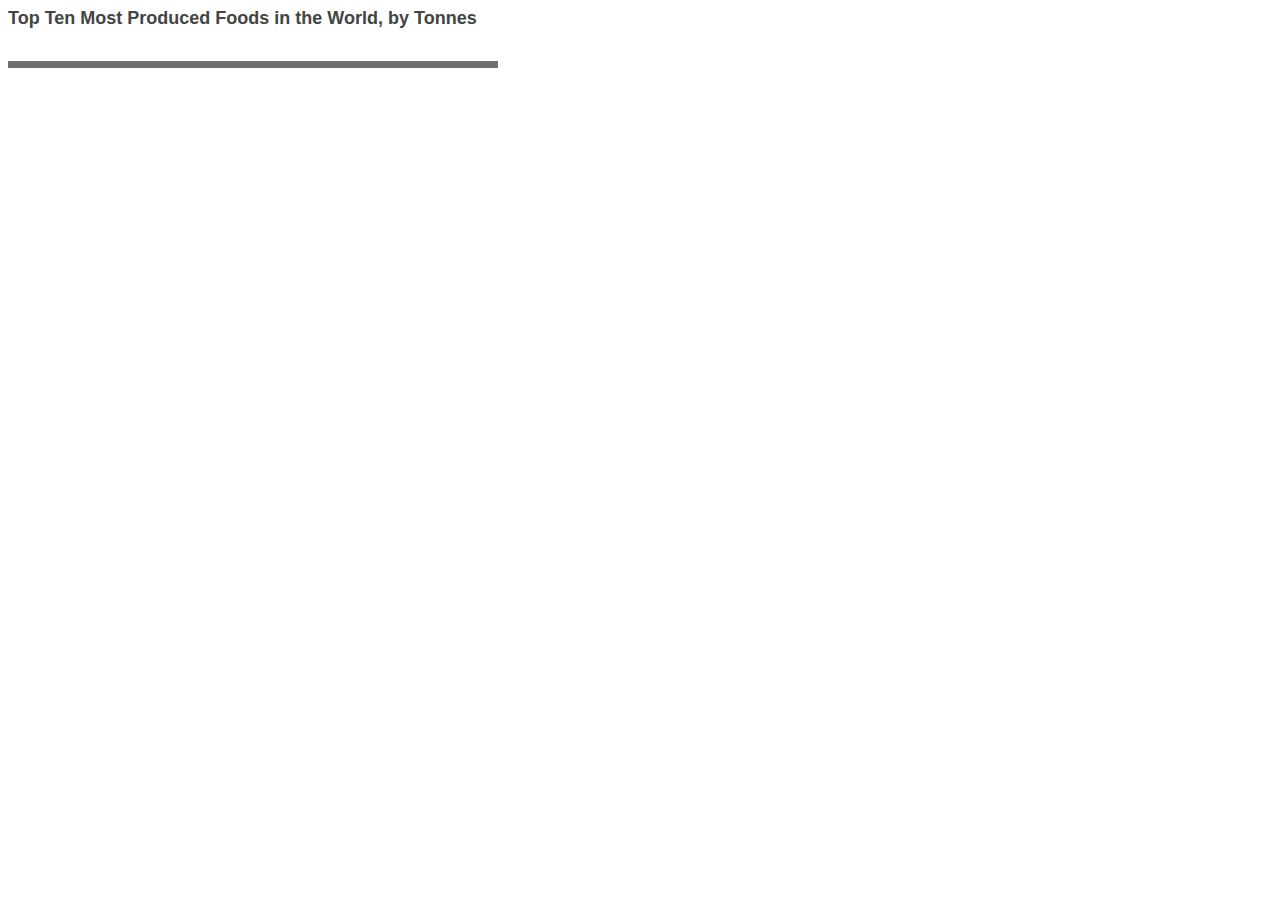
<file: Webpages with SASS/Sass Bar Chart/index.html>
<head>
	<link rel="stylesheet" type="text/css" href="main.css">
</head>
<body>
  <h1>Top Ten Most Produced Foods in the World, by Tonnes</h1>
  <rect></rect>
  <rect></rect>
  <rect></rect>
  <rect></rect>
  <rect></rect>
  <rect></rect>
  <rect></rect>
  <rect></rect>
  <rect></rect>
  <rect></rect>  
</body>
</file>
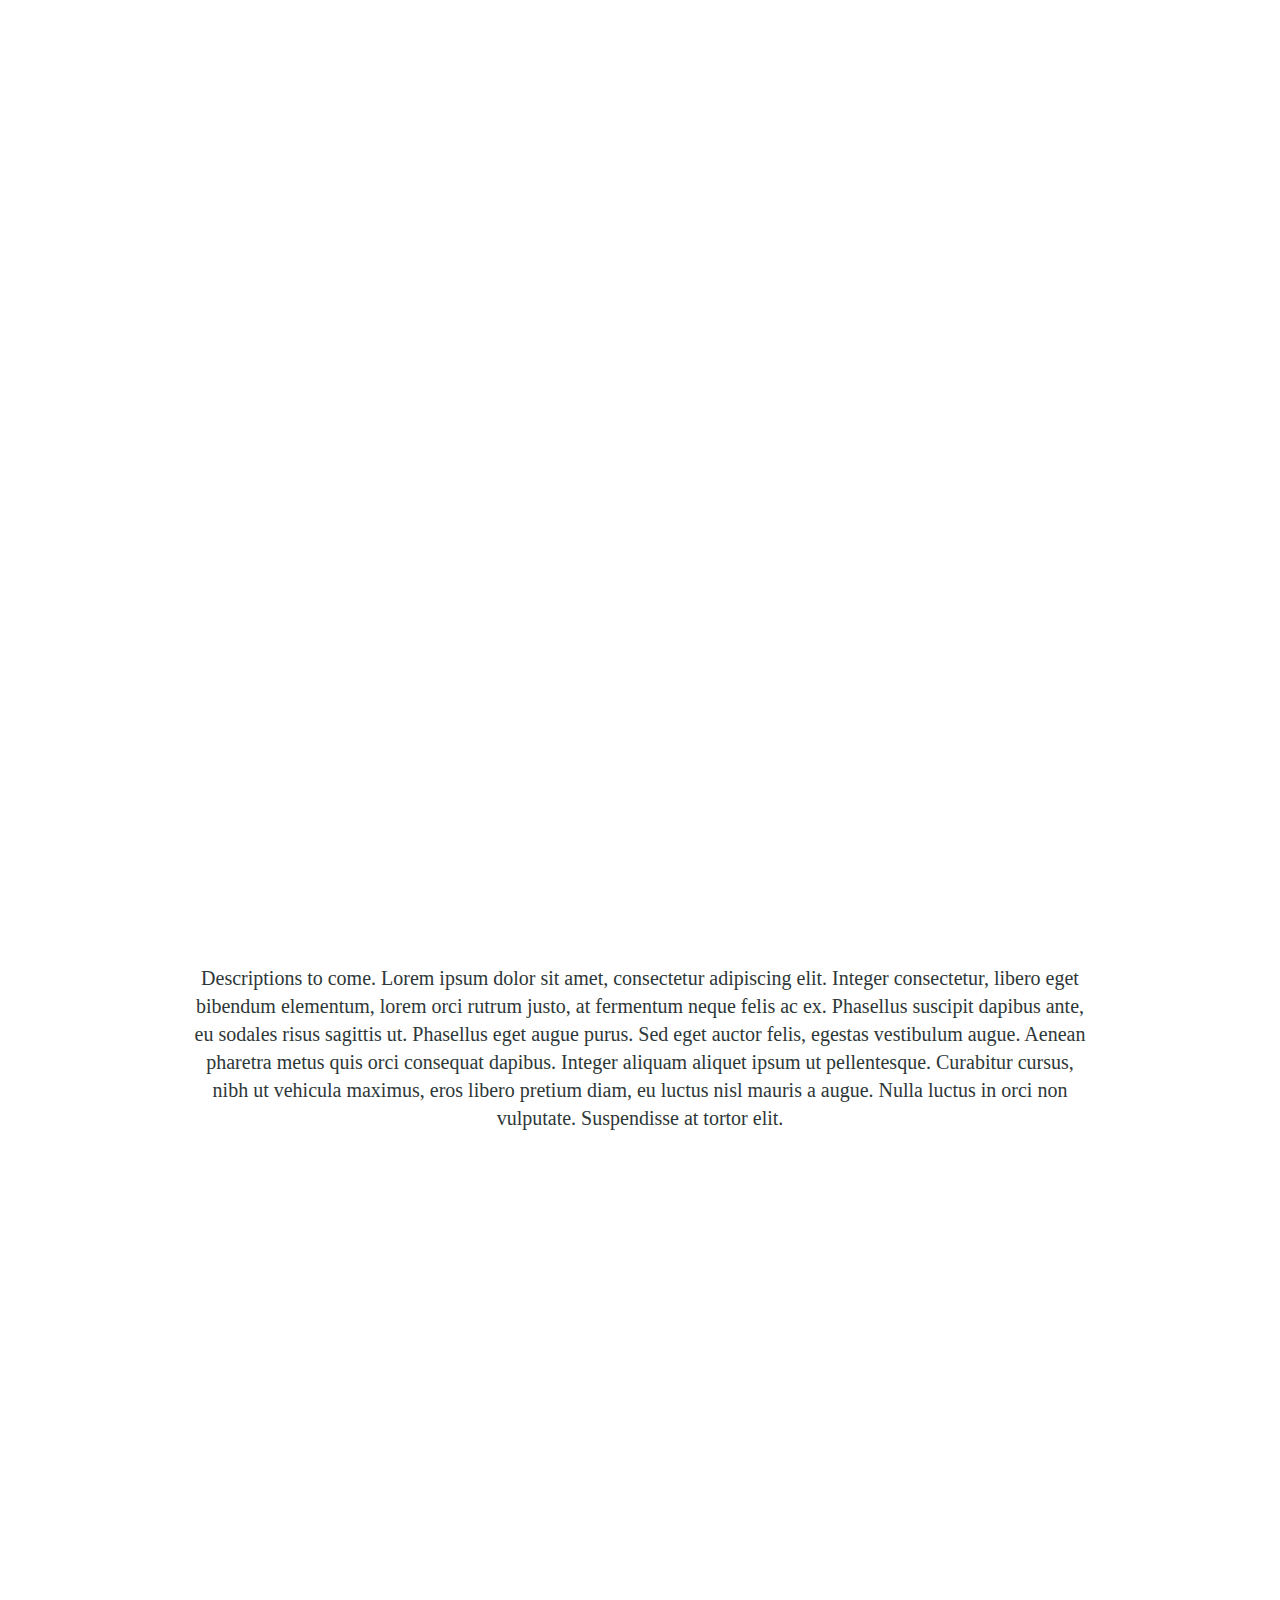
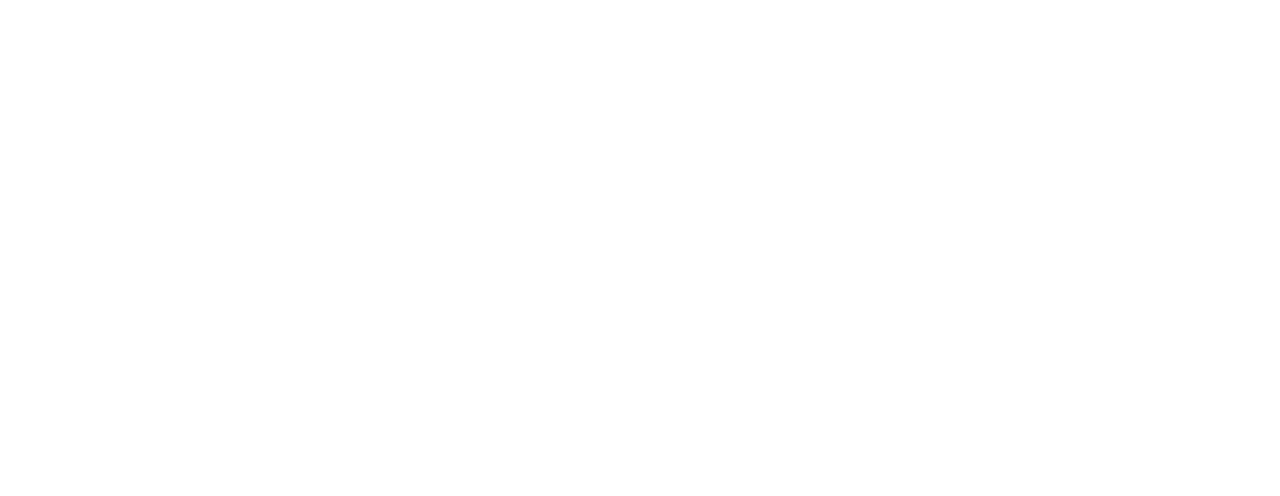
<file: Webpages with SASS/Sassy Parallax Banner/index.html>
<head>
	<link rel="stylesheet" type="text/css" href="main.css">
</head>
<body>

<div id="landscape">
  <h1 class="title">Visit Myanmar</h1>
</div>

<p>
  Descriptions to come. Lorem ipsum dolor sit amet, consectetur adipiscing elit. Integer consectetur, libero eget bibendum elementum, lorem orci rutrum justo, at fermentum neque felis ac ex. Phasellus suscipit dapibus ante, eu sodales risus sagittis ut. Phasellus eget augue purus. Sed eget auctor felis, egestas vestibulum augue. Aenean pharetra metus quis orci consequat dapibus. Integer aliquam aliquet ipsum ut pellentesque. Curabitur cursus, nibh ut vehicula maximus, eros libero pretium diam, eu luctus nisl mauris a augue. Nulla luctus in orci non vulputate. Suspendisse at tortor elit.
</p>

<div id="monkeys">
  <h1 class="title">Book my trip now</h1>
</div>

</body>
</file>
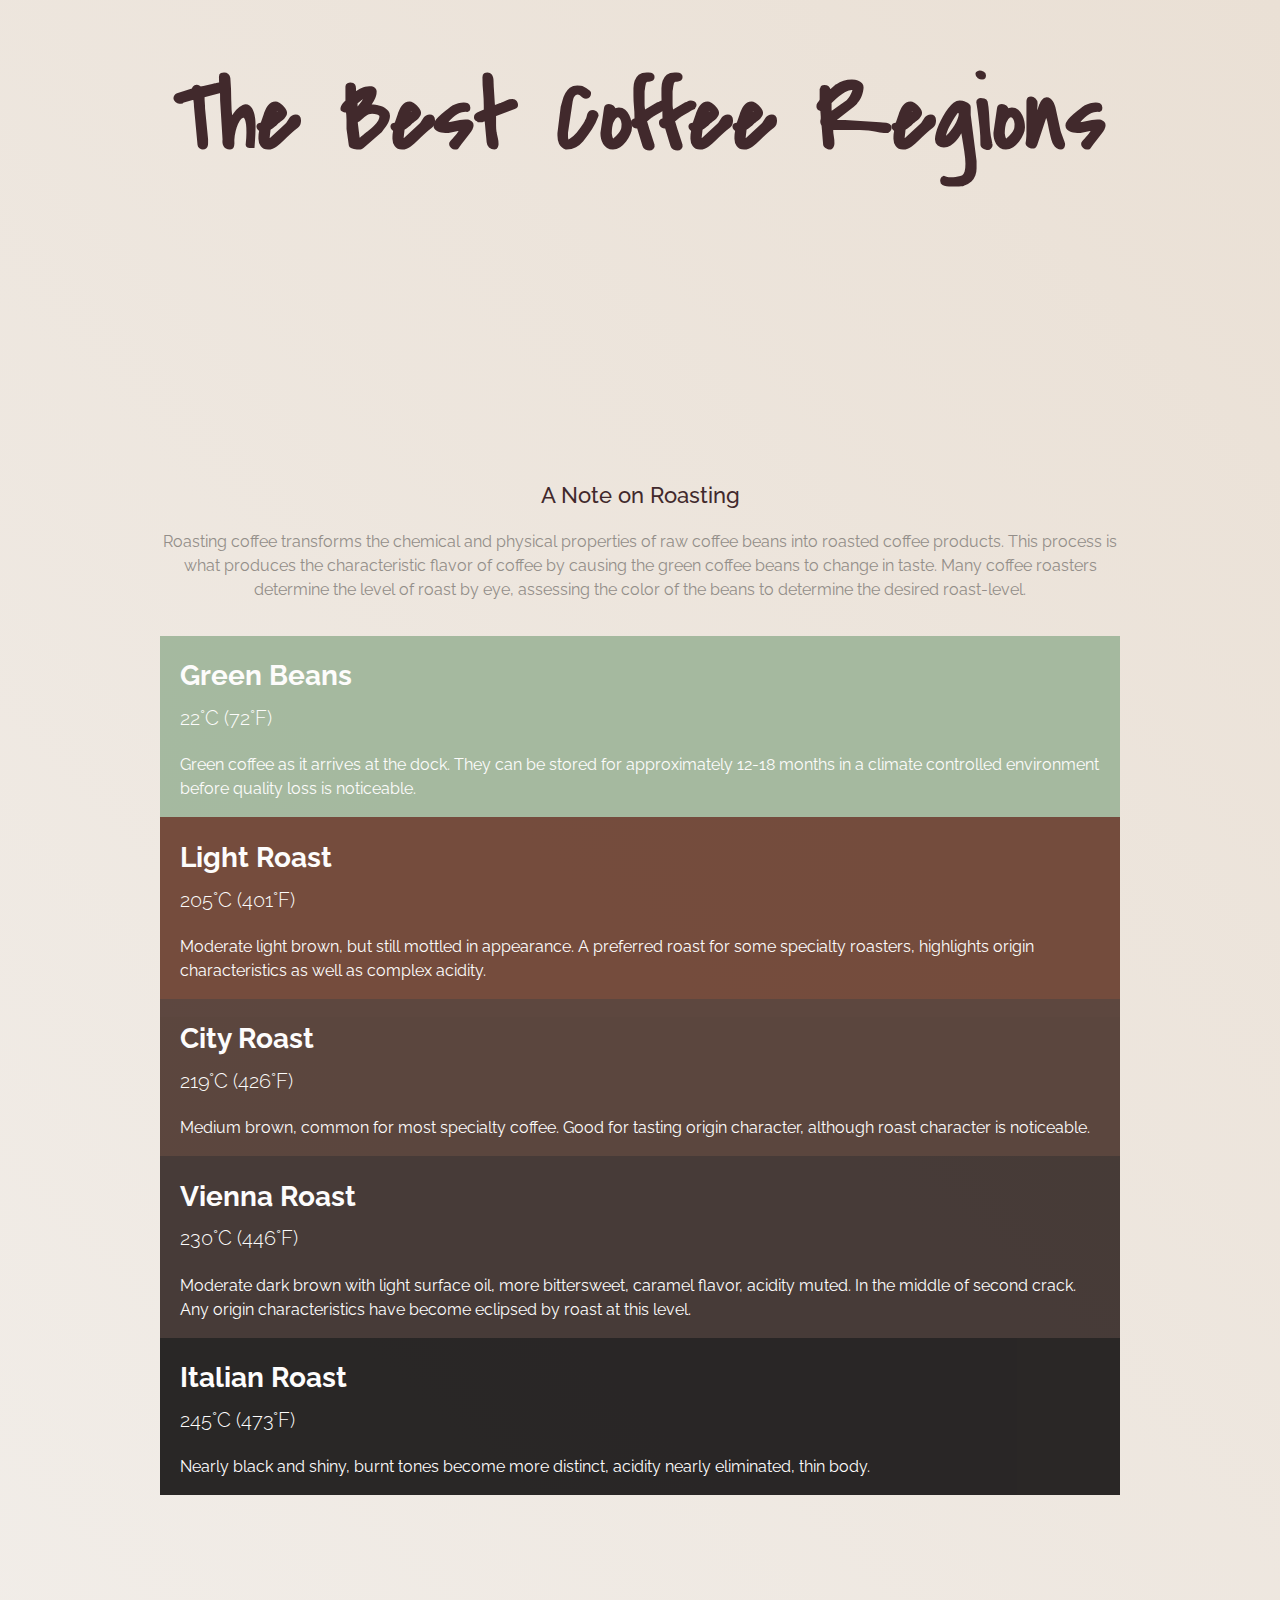
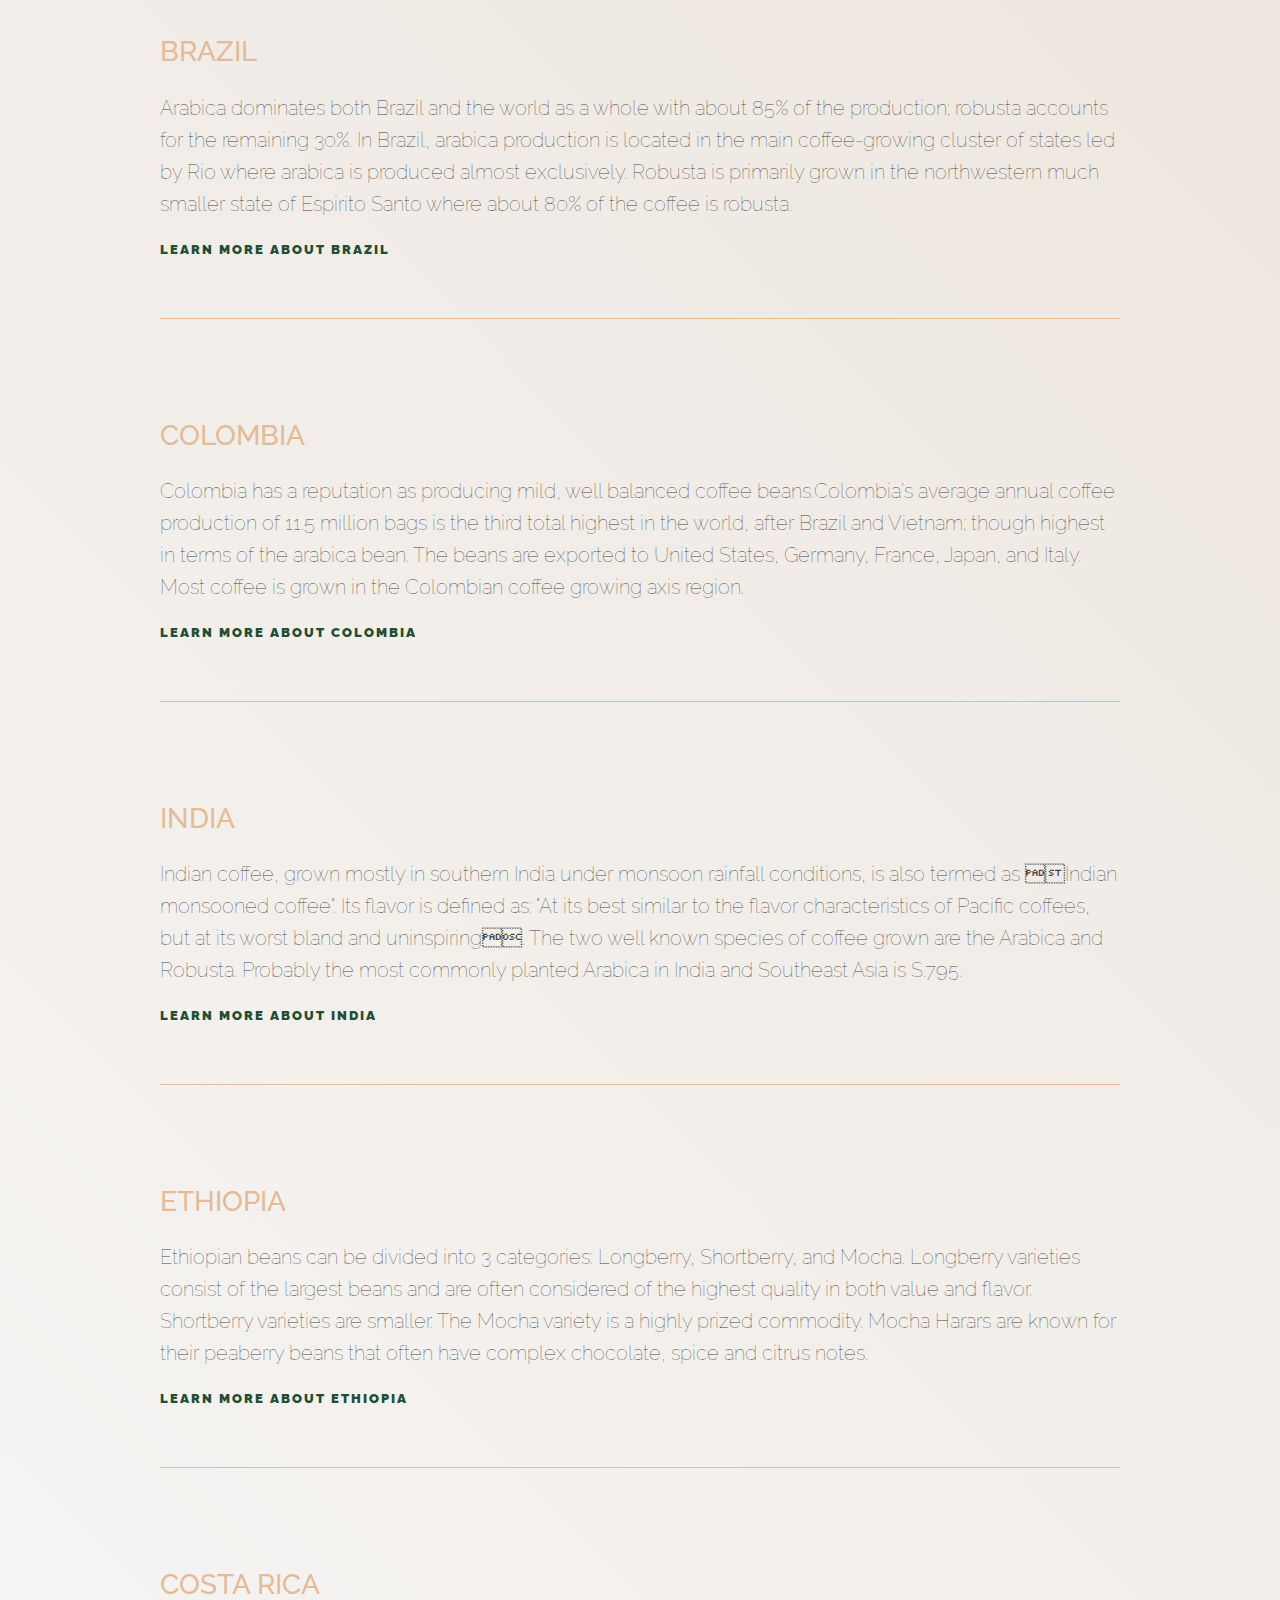
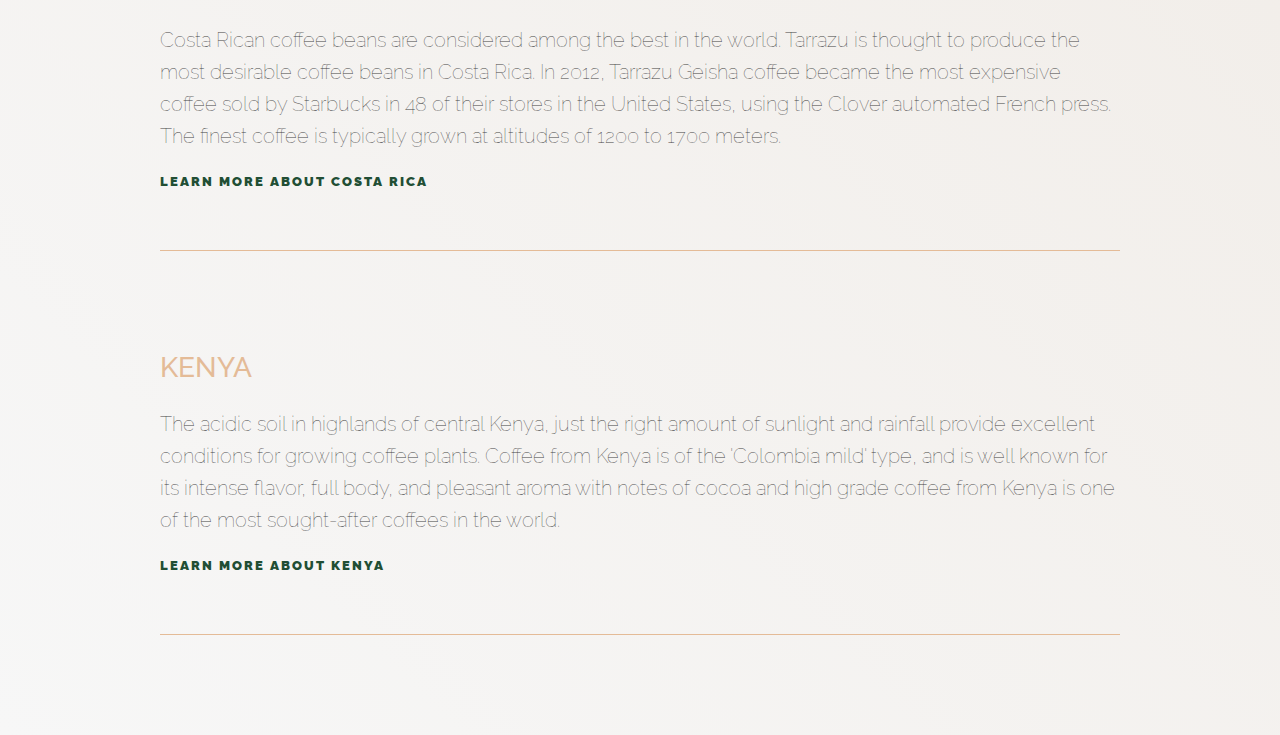
<file: Webpage with CSS/Coffee Regions/Coffee.html>
<!DOCTYPE html><html><head>
  <title>The Best Coffee - By Region</title>
  <link href="https://fonts.googleapis.com/css?family=Covered+By+Your+Grace|Raleway:100,500,600,800" rel="stylesheet"/>
  <link rel="stylesheet" type="text/css" href="style.css"/>
</head>
<body>

  <div class="header">
    <h1>The Best Coffee Regions</h1>
  </div>

  <div class="roasting">
    <h3>A Note on Roasting</h3>
    <p>Roasting coffee transforms the chemical and physical properties of raw coffee beans into roasted coffee products. This process is what produces the characteristic flavor of coffee by causing the green coffee beans to change in taste. Many coffee roasters determine the level of roast by eye, assessing the color of the beans to determine the desired roast-level.</p>
  <br/>
      <div class="spectrum">
        <div class="green">
          <h4>Green Beans</h4>
          <h5>22°C (72°F)</h5>
          <p>Green coffee as it arrives at the dock. They can be stored for approximately 12-18 months in a climate controlled environment before quality loss is noticeable.</p>
        </div>
        <div class="light">
          <h4>Light Roast</h4>
          <h5>205°C (401°F)</h5>
          <p>Moderate light brown, but still mottled in appearance. A preferred roast for some specialty roasters, highlights origin characteristics as well as complex acidity.</p>
        </div>
        <div class="city">
          <h4>City Roast</h4>
          <h5>219°C (426°F)</h5>
          <p>Medium brown, common for most specialty coffee. Good for tasting origin character, although roast character is noticeable.</p>
        </div>
        <div class="vienna">
          <h4>Vienna Roast</h4>
          <h5>230°C (446°F)</h5>
          <p>Moderate dark brown with light surface oil, more bittersweet, caramel flavor, acidity muted. In the middle of second crack. Any origin characteristics have become eclipsed by roast at this level.</p>
        </div>
        <div class="italian">
          <h4>Italian Roast</h4>
          <h5>245°C (473°F)</h5>
          <p>Nearly black and shiny, burnt tones become more distinct, acidity nearly eliminated, thin body.</p>
        </div>
      </div>
  </div>

  <ul>
    <li>
      <h2>Brazil</h2>
      <p>Arabica dominates both Brazil and the world as a whole with about 85% of the production; robusta accounts for the remaining 30%. In Brazil, arabica production is located in the main coffee-growing cluster of states led by Rio where arabica is
        produced almost exclusively. Robusta is primarily grown in the northwestern much smaller state of Espirito Santo where about 80% of the coffee is robusta.</p>
      <a href="#">Learn More about Brazil</a>
    </li>
    <li>
      <h2>Colombia</h2>
      <p>Colombia has a reputation as producing mild, well balanced coffee beans.Colombia&#39;s average annual coffee production of 11.5 million bags is the third total highest in the world, after Brazil and Vietnam; though highest in terms of the arabica
        bean. The beans are exported to United States, Germany, France, Japan, and Italy. Most coffee is grown in the Colombian coffee growing axis region.</p>
      <a href="#">Learn More about Colombia</a>
    </li>
    <li>
      <h2>India</h2>
      <p>Indian coffee, grown mostly in southern India under monsoon rainfall conditions, is also termed as Indian monsooned coffee&#34;. Its flavor is defined as: &#34;At its best similar to the flavor characteristics of Pacific coffees, but at its worst bland and uninspiring. The two well known species of coffee grown are the Arabica and Robusta. Probably the most commonly planted Arabica in India and Southeast Asia is S.795.</p>
      <a href="#">Learn More about India</a>
    </li>
    <li>
      <h2>Ethiopia</h2>
      <p>Ethiopian beans can be divided into 3 categories: Longberry, Shortberry, and Mocha. Longberry varieties consist of the largest beans and are often considered of the highest quality in both value and flavor. Shortberry varieties are smaller. The Mocha variety is a highly prized commodity. Mocha Harars are known for their peaberry beans that often have complex chocolate, spice and citrus notes.</p>
      <a href="#">Learn More about Ethiopia</a>
    </li>
    <li>
      <h2>Costa Rica</h2>
      <p>Costa Rican coffee beans are considered among the best in the world. Tarrazu is thought to produce the most desirable coffee beans in Costa Rica. In 2012, Tarrazu Geisha coffee became the most expensive coffee sold by Starbucks in 48 of their stores in the United States, using the Clover automated French press. The finest coffee is typically grown at altitudes of 1200 to 1700 meters.</p>
      <a href="#">Learn More about Costa Rica</a>
    </li>
    <li>
      <h2>Kenya</h2>
      <p>The acidic soil in highlands of central Kenya, just the right amount of sunlight and rainfall provide excellent conditions for growing coffee plants. Coffee from Kenya is of the &#39;Colombia mild&#39; type, and is well known for its intense flavor, full body, and pleasant aroma with notes of cocoa and high grade coffee from Kenya is one of the most sought-after coffees in the world.</p>
      <a href="#">Learn More about Kenya</a>
    </li>
  </ul>



<script type="text/javascript" src="https://external-production.codecademy.com/assets/relay.js"></script></body></html>
</file>
<file: Webpages with SASS/Sass Bar Chart/main.css>
h1 {
  font-family: 'Montserrat', sans-serif;
  font-size: 18px;
  padding-bottom: 20px;
  color: #434444;
}

span {
  display: block;
}

rect {
  width: 24px;
  float: left;
  padding-left: 25px;
  padding-top: 7px;
  white-space: nowrap;
  word-break: break-all;
  position: relative;
  bottom: 0px;
  font-size: 12px;
  color: #707070;
  background-color: #707070;
  font-family: 'Montserrat', sans-serif;
}

rect:before {
  display: inline-block;
  -webkit-transform: rotate(90deg);
  transform-origin: left top 0;
  float: left;
}

rect:after {
  position: absolute;
  top: -15px;
  left: 0px;
}
</file>
<file: Webpages with SASS/Sassy Parallax Banner/main.css>
html,
body {
  margin: 0;
  padding: 0;
  font-family: Roboto;
  color: #2e3738;
}

#landscape {
  width: 100%;
  height: 100vh;
  perspective: 1px;
  transform: translateZ(-1px);
  overflow-x: hidden;
  overflow-y: auto;
}

#monkeys {
  width: 100%;
  height: 100vh;
  perspective: 1px;
  transform: translateZ(-1px);
  overflow-x: hidden;
  overflow-y: auto;
}

#landscape,
#monkeys {
  background: url("https://s3.amazonaws.com/codecademy-content/projects/sass/monkeys.jpg") no-repeat center center fixed;
  -webkit-background-size: cover;
  -moz-background-size: cover;
  -o-background-size: cover;
  background-size: cover;
}

#landscape h1,
#monkeys h1 {
  text-transform: uppercase;
  font-family: 'Bitter', serif;
  letter-spacing: 0.06em;
  font-size: 120px;
  color: #FFF;
  opacity: 0.7;
  text-align: center;
  transform: translateZ(-2px);
}

p {
  width: 70%;
  padding: 5%;
  margin: 0px auto;
  text-align: center;
  font-size: 20px;
  font-weight: 200;
  line-height: 1.4;
}
</file>
<file: Webpage with CSS/Coffee Regions/style.css>
body {
  padding: 0;
  margin: 0;
  background: #F7F7F7;
  /* Old browsers */
  background: -moz-linear-gradient(45deg, #F7F7F7 0%, #EAE0D5 100%);
  /* FF3.6-15 */
  background: -webkit-linear-gradient(45deg, #F7F7F7 0%, #EAE0D5 100%);
  /* Chrome10-25,Safari5.1-6 */
  background: linear-gradient(45deg, #F7F7F7 0%, #EAE0D5 100%);
}

/** Header styles **/
.header {
  background-image: url(https://images.unsplash.com/photo-1455267847942-f4fdb784f0c5?dpr=1&auto=format&crop=entropy&fit=crop&w=1500&h=1000&q=80&cs=tinysrgb);
  height: 400px;
  background-position: center center;
}

.roasting {
  margin: 40px auto;
  padding: 20px 30px 40px 30px;
  background-color: #FFFFFFFFF;
  overflow: auto;
  width: 75%;
  border-radius: 4px;
  align-self: center;
}

.roasting p {
  color: #938E89;
  text-align: center;
  line-height: 24px;
  font-family: 'Raleway', sans-serif;
  font-size: 16px;
  font-weight: 400;
}

.spectrum div {
  font: inherit;
  padding: 0 20px;
  color: #FFFFFF;
  overflow: auto;
  opacity: 0.9;
}

.spectrum p {
  color: #FFFFFF;
  text-align: left;
}

/* Roast types */
.green {
  background-color: #9EB599;
}

.light {
  background-color: #683C2C;
}

.city {
  background-color: #4C352D;
}

.vienna {
  background-color: #352926;
}

.italian {
  background-color: #141212;
}

/* Typography */
h1 {
  color: #41292C;
  font-family: 'Covered By Your Grace', sans-serif;
  font-size: 100px;
  line-height: 76px;
  margin: 0;
  position: relative;
  text-align: center;
  top: 20%;
}

h2 {
  color: #E4BB97;
  font-family: 'Raleway', sans-serif;
  font-size: 28px;
  font-weight: 500;
  text-align: left;
  text-transform: uppercase;
}

h3 {
  color: #41292C;
  font-family: 'Raleway', sans-serif;
  font-size: 22px;
  font-weight: 500;
  text-align: center;
}

h4 {
  font-family: 'Raleway', sans-serif;
  font-size: 28px;
  font-weight: 700;
  line-height: .2em;
}

h5 {
  font-family: 'Raleway', sans-serif;
  font-size: 20px;
  line-height: .2em;
  font-weight: 300;
}

/* Page elements */
ul {
  margin: 0 auto;
  padding: 0;
  width: 75%;
}

li {
  border-bottom: 1px solid #E4BB97;
  list-style: none;
  margin: 100px 0px;
  padding-bottom: 60px;
}

p {
  color: #444444;
  line-height: 32px;
  font-family: 'Raleway', sans-serif;
  font-size: 20px;
  font-weight: 100;
}

a {
  color: #214E34;
  font-family: 'Raleway', sans-serif;
  font-size: 13px;
  font-weight: 900;
  text-align: left;
  text-transform: uppercase;
  text-decoration: none;
  letter-spacing: 2px;
}
</file>
